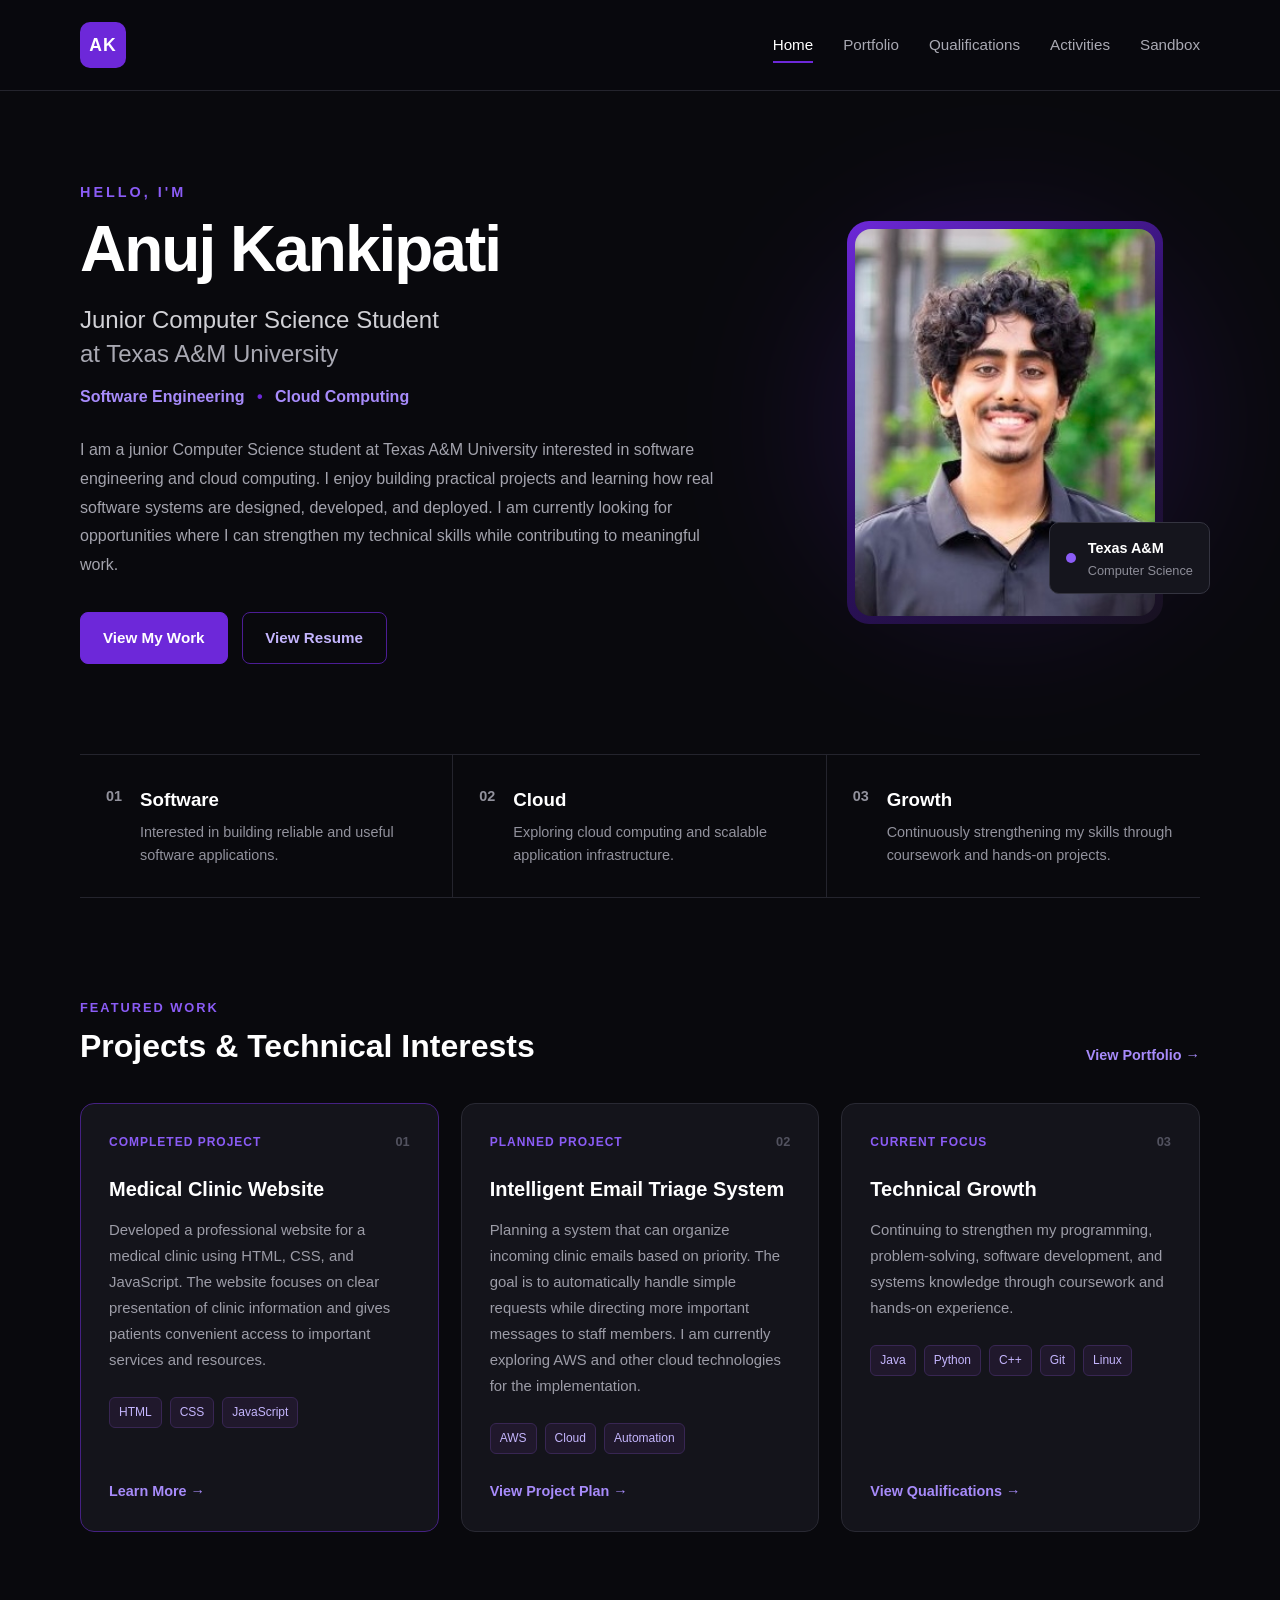
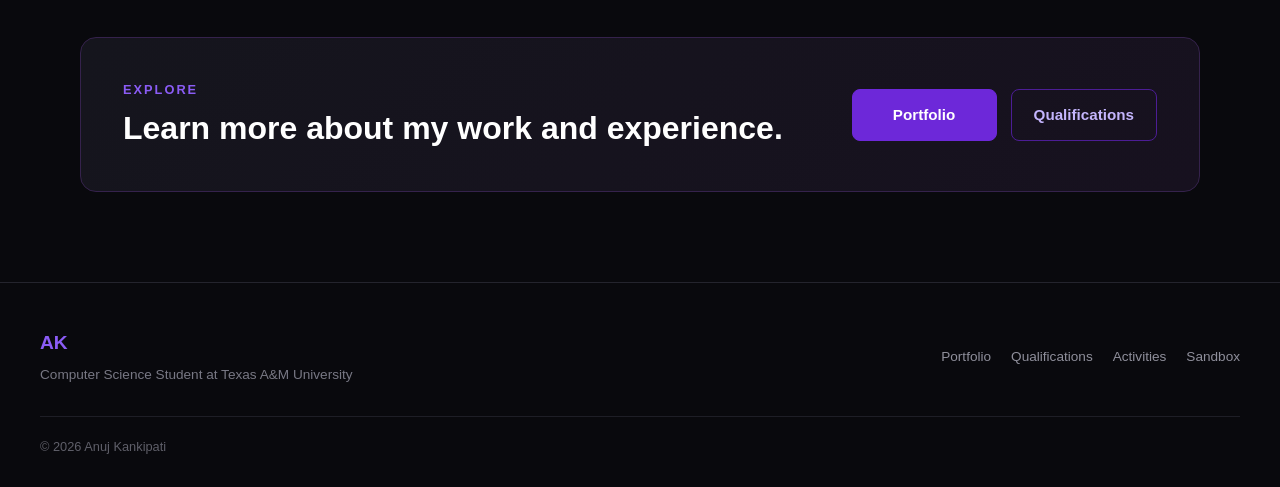
<file: index.html>
<!DOCTYPE html>
<html lang="en">

<head>
    <meta charset="UTF-8">
    <meta name="viewport" content="width=device-width, initial-scale=1.0">

    <title>Anuj Kankipati | Portfolio</title>

    <link rel="stylesheet" href="style1.css">
</head>

<body>

    <header class="site-header">

        <nav class="navbar">

            <a class="logo" href="index.html">
                AK
            </a>

            <div class="nav-links">
                <a class="active" href="index.html">Home</a>
                <a href="portfolio.html">Portfolio</a>
                <a href="qualifications.html">Qualifications</a>
                <a href="activities.html">Activities</a>
                <a href="sandbox.html">Sandbox</a>
            </div>

        </nav>

    </header>


    <main>

        <!-- HERO SECTION -->

        <section class="hero">

            <div class="hero-content">

                <p class="eyebrow">
                    Hello, I'm
                </p>

                <h1>
                    Anuj Kankipati
                </h1>

                <h2>
                    Junior Computer Science Student
                    <span>at Texas A&amp;M University</span>
                </h2>

                <p class="focus">
                    Software Engineering
                    <span class="dot">•</span>
                    Cloud Computing
                </p>

                <p class="hero-description">
                    I am a junior Computer Science student at Texas A&amp;M
                    University interested in software engineering and cloud
                    computing. I enjoy building practical projects and learning
                    how real software systems are designed, developed, and
                    deployed. I am currently looking for opportunities where
                    I can strengthen my technical skills while contributing to
                    meaningful work.
                </p>

                <div class="hero-buttons">

                    <a
                        class="button button-primary"
                        href="portfolio.html">
                        View My Work
                    </a>

                    <a
                        class="button button-secondary"
                        href="qualifications.html">
                        View Resume
                    </a>

                </div>

            </div>


            <div class="hero-visual">

                <div class="image-decoration"></div>

                <div class="image-frame">

                    <img
                        src="profile.jpg"
                        alt="Portrait of Anuj Kankipati"
                        class="profile-image">

                </div>

                <div class="student-badge">
                    <span class="badge-dot"></span>

                    <div>
                        <strong>Texas A&amp;M</strong>
                        <p>Computer Science</p>
                    </div>
                </div>

            </div>

        </section>



        <!-- QUICK INTRO -->

        <section class="about-strip">

            <div class="about-item">
                <p class="about-number">01</p>

                <div>
                    <h3>Software</h3>
                    <p>
                        Interested in building reliable and useful
                        software applications.
                    </p>
                </div>
            </div>


            <div class="about-item">
                <p class="about-number">02</p>

                <div>
                    <h3>Cloud</h3>
                    <p>
                        Exploring cloud computing and scalable
                        application infrastructure.
                    </p>
                </div>
            </div>


            <div class="about-item">
                <p class="about-number">03</p>

                <div>
                    <h3>Growth</h3>
                    <p>
                        Continuously strengthening my skills through
                        coursework and hands-on projects.
                    </p>
                </div>
            </div>

        </section>



        <!-- FEATURED WORK -->

        <section class="featured-work">

            <div class="section-heading">

                <div>
                    <p class="section-label">
                        Featured Work
                    </p>

                    <h2>
                        Projects &amp; Technical Interests
                    </h2>
                </div>

                <a
                    class="section-link"
                    href="portfolio.html">
                    View Portfolio →
                </a>

            </div>


            <div class="project-grid">

                <!-- CLINIC WEBSITE -->

                <article class="project-card featured-project">

                    <div class="project-top">

                        <p class="project-status">
                            Completed Project
                        </p>

                        <span class="project-number">
                            01
                        </span>

                    </div>

                    <h3>
                        Medical Clinic Website
                    </h3>

                    <p>
                        Developed a professional website for a medical clinic
                        using HTML, CSS, and JavaScript. The website focuses on
                        clear presentation of clinic information and gives
                        patients convenient access to important services and
                        resources.
                    </p>

                    <div class="technology-list">
                        <span>HTML</span>
                        <span>CSS</span>
                        <span>JavaScript</span>
                    </div>

                    <a
                        class="project-link"
                        href="portfolio.html">
                        Learn More →
                    </a>

                </article>



                <!-- EMAIL SYSTEM -->

                <article class="project-card">

                    <div class="project-top">

                        <p class="project-status">
                            Planned Project
                        </p>

                        <span class="project-number">
                            02
                        </span>

                    </div>

                    <h3>
                        Intelligent Email Triage System
                    </h3>

                    <p>
                        Planning a system that can organize incoming clinic
                        emails based on priority. The goal is to automatically
                        handle simple requests while directing more important
                        messages to staff members. I am currently exploring AWS
                        and other cloud technologies for the implementation.
                    </p>

                    <div class="technology-list">
                        <span>AWS</span>
                        <span>Cloud</span>
                        <span>Automation</span>
                    </div>

                    <a
                        class="project-link"
                        href="portfolio.html">
                        View Project Plan →
                    </a>

                </article>



                <!-- TECHNICAL FOCUS -->

                <article class="project-card">

                    <div class="project-top">

                        <p class="project-status">
                            Current Focus
                        </p>

                        <span class="project-number">
                            03
                        </span>

                    </div>

                    <h3>
                        Technical Growth
                    </h3>

                    <p>
                        Continuing to strengthen my programming,
                        problem-solving, software development, and systems
                        knowledge through coursework and hands-on experience.
                    </p>

                    <div class="technology-list">
                        <span>Java</span>
                        <span>Python</span>
                        <span>C++</span>
                        <span>Git</span>
                        <span>Linux</span>
                    </div>

                    <a
                        class="project-link"
                        href="qualifications.html">
                        View Qualifications →
                    </a>

                </article>

            </div>

        </section>



        <!-- CALL TO ACTION -->

        <section class="cta">

            <div>

                <p class="section-label">
                    Explore
                </p>

                <h2>
                    Learn more about my work and experience.
                </h2>

            </div>

            <div class="cta-buttons">

                <a
                    class="button button-primary"
                    href="portfolio.html">
                    Portfolio
                </a>

                <a
                    class="button button-secondary"
                    href="qualifications.html">
                    Qualifications
                </a>

            </div>

        </section>

    </main>



    <footer class="site-footer">

        <div class="footer-content">

            <div>
                <a
                    class="footer-logo"
                    href="index.html">
                    AK
                </a>

                <p>
                    Computer Science Student at Texas A&amp;M University
                </p>
            </div>

            <div class="footer-links">
                <a href="portfolio.html">Portfolio</a>
                <a href="qualifications.html">Qualifications</a>
                <a href="activities.html">Activities</a>
                <a href="sandbox.html">Sandbox</a>
            </div>

        </div>

        <p class="copyright">
            © 2026 Anuj Kankipati
        </p>

    </footer>

</body>

</html>
</file>
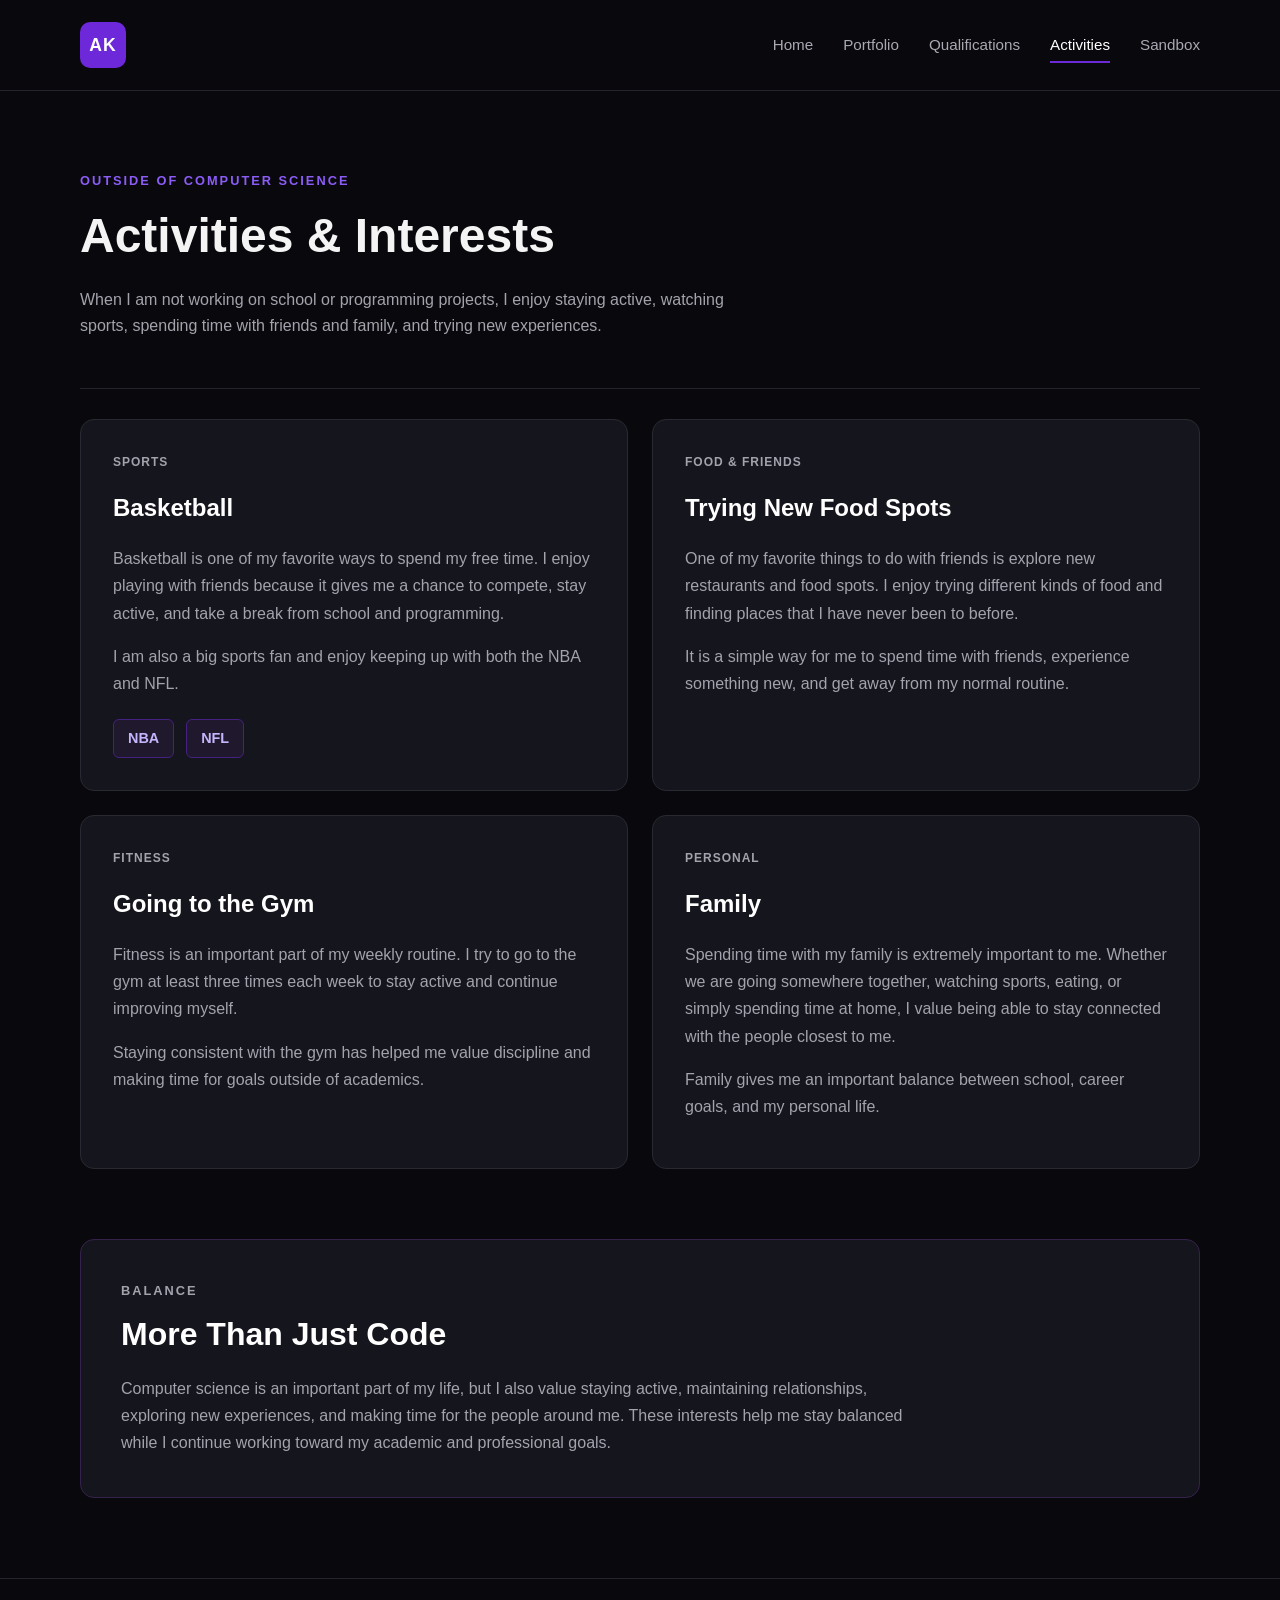
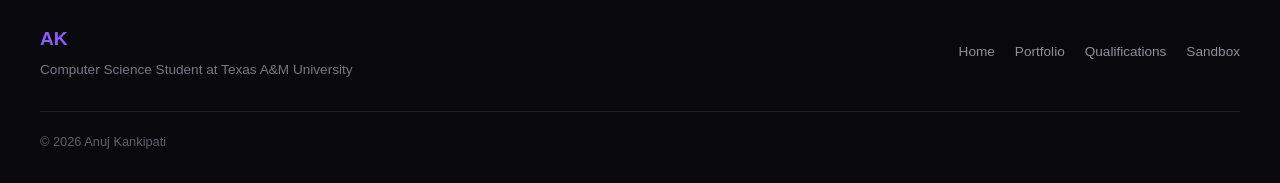
<file: activities.html>
<!DOCTYPE html>
<html lang="en">

<head>
    <meta charset="UTF-8">
    <meta name="viewport" content="width=device-width, initial-scale=1.0">

    <title>Activities | Anuj Kankipati</title>

    <link rel="stylesheet" href="style1.css">
</head>

<body>

    <header class="site-header">

        <nav class="navbar">

            <a class="logo" href="index.html">
                AK
            </a>

            <div class="nav-links">
                <a href="index.html">Home</a>
                <a href="portfolio.html">Portfolio</a>
                <a href="qualifications.html">Qualifications</a>
                <a class="active" href="activities.html">Activities</a>
                <a href="sandbox.html">Sandbox</a>
            </div>

        </nav>

    </header>


    <main>

        <section class="page-header">

            <p class="section-label">
                Outside of Computer Science
            </p>

            <h1>
                Activities &amp; Interests
            </h1>

            <p>
                When I am not working on school or programming projects,
                I enjoy staying active, watching sports, spending time with
                friends and family, and trying new experiences.
            </p>

        </section>


        <section class="activities-grid">

            <!-- BASKETBALL -->

            <article class="activity-card">

                <p class="project-status">
                    Sports
                </p>

                <h2>
                    Basketball
                </h2>

                <p>
                    Basketball is one of my favorite ways to spend my free
                    time. I enjoy playing with friends because it gives me
                    a chance to compete, stay active, and take a break from
                    school and programming.
                </p>

                <p>
                    I am also a big sports fan and enjoy keeping up with
                    both the NBA and NFL.
                </p>

                <div class="activity-links">
                    <a href="https://www.nba.com"
                       target="_blank"
                       rel="noopener noreferrer">
                        NBA
                    </a>

                    <a href="https://www.nfl.com"
                       target="_blank"
                       rel="noopener noreferrer">
                        NFL
                    </a>
                </div>

            </article>


            <!-- FOOD -->

            <article class="activity-card">

                <p class="project-status">
                    Food &amp; Friends
                </p>

                <h2>
                    Trying New Food Spots
                </h2>

                <p>
                    One of my favorite things to do with friends is explore
                    new restaurants and food spots. I enjoy trying different
                    kinds of food and finding places that I have never been
                    to before.
                </p>

                <p>
                    It is a simple way for me to spend time with friends,
                    experience something new, and get away from my normal
                    routine.
                </p>

            </article>


            <!-- FITNESS -->

            <article class="activity-card">

                <p class="project-status">
                    Fitness
                </p>

                <h2>
                    Going to the Gym
                </h2>

                <p>
                    Fitness is an important part of my weekly routine. I try
                    to go to the gym at least three times each week to stay
                    active and continue improving myself.
                </p>

                <p>
                    Staying consistent with the gym has helped me value
                    discipline and making time for goals outside of academics.
                </p>

            </article>


            <!-- FAMILY -->

            <article class="activity-card">

                <p class="project-status">
                    Personal
                </p>

                <h2>
                    Family
                </h2>

                <p>
                    Spending time with my family is extremely important to me.
                    Whether we are going somewhere together, watching sports,
                    eating, or simply spending time at home, I value being able
                    to stay connected with the people closest to me.
                </p>

                <p>
                    Family gives me an important balance between school,
                    career goals, and my personal life.
                </p>

            </article>

        </section>


        <section class="activities-footer">

            <p class="section-label">
                Balance
            </p>

            <h2>
                More Than Just Code
            </h2>

            <p>
                Computer science is an important part of my life, but I also
                value staying active, maintaining relationships, exploring
                new experiences, and making time for the people around me.
                These interests help me stay balanced while I continue working
                toward my academic and professional goals.
            </p>

        </section>

    </main>


    <footer class="site-footer">

        <div class="footer-content">

            <div>

                <a class="footer-logo" href="index.html">
                    AK
                </a>

                <p>
                    Computer Science Student at Texas A&amp;M University
                </p>

            </div>

            <div class="footer-links">
                <a href="index.html">Home</a>
                <a href="portfolio.html">Portfolio</a>
                <a href="qualifications.html">Qualifications</a>
                <a href="sandbox.html">Sandbox</a>
            </div>

        </div>

        <p class="copyright">
            © 2026 Anuj Kankipati
        </p>

    </footer>

</body>

</html>
</file>
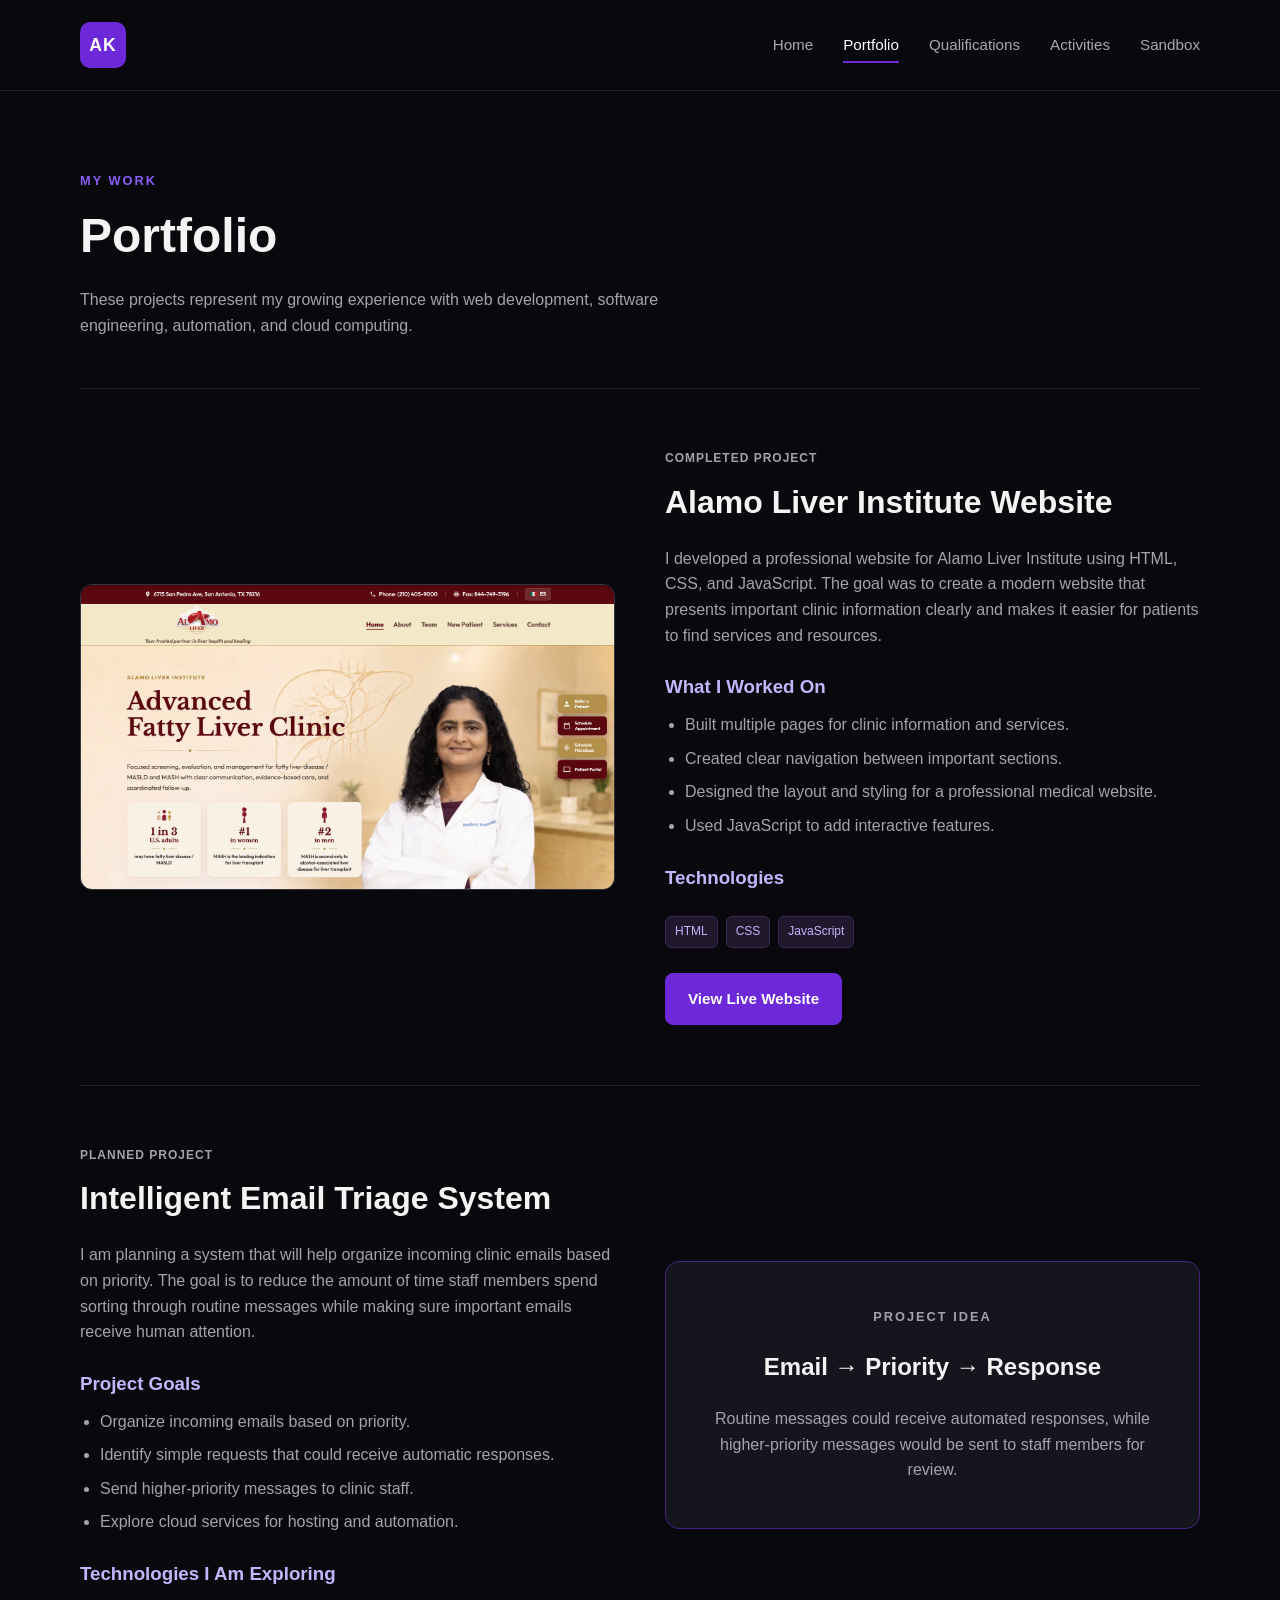
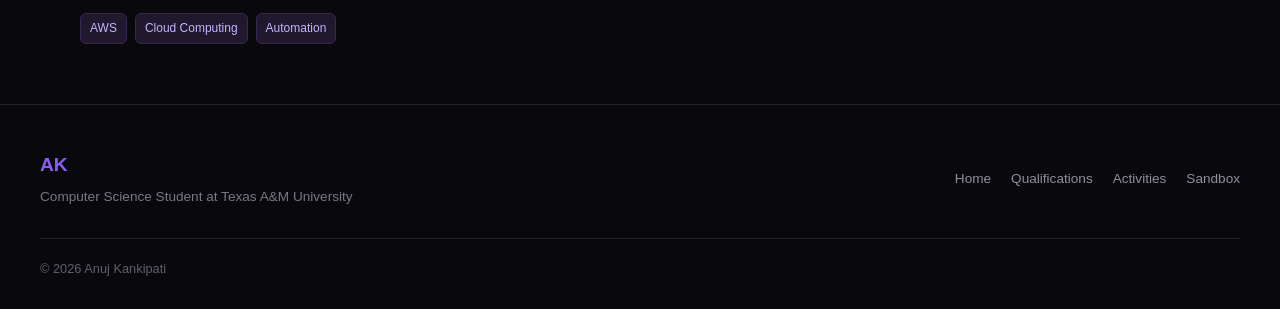
<file: portfolio.html>
<!DOCTYPE html>
<html lang="en">

<head>
    <meta charset="UTF-8">
    <meta name="viewport" content="width=device-width, initial-scale=1.0">

    <title>Portfolio | Anuj Kankipati</title>

    <link rel="stylesheet" href="style1.css">
</head>

<body>

    <header class="site-header">

        <nav class="navbar">

            <a class="logo" href="index.html">
                AK
            </a>

            <div class="nav-links">
                <a href="index.html">Home</a>
                <a class="active" href="portfolio.html">Portfolio</a>
                <a href="qualifications.html">Qualifications</a>
                <a href="activities.html">Activities</a>
                <a href="sandbox.html">Sandbox</a>
            </div>

        </nav>

    </header>


    <main>

        <section class="page-header">

            <p class="section-label">
                My Work
            </p>

            <h1>
                Portfolio
            </h1>

            <p>
                These projects represent my growing experience with
                web development, software engineering, automation,
                and cloud computing.
            </p>

        </section>


        <!-- CLINIC WEBSITE -->

        <section class="portfolio-project">

            <div class="project-image-container">

                <img
                    src="clinic-website.jpg"
                    alt="Screenshot of the Alamo Liver Institute website"
                    class="portfolio-image">

            </div>


            <div class="portfolio-project-info">

                <p class="project-status">
                    Completed Project
                </p>

                <h2>
                    Alamo Liver Institute Website
                </h2>

                <p>
                    I developed a professional website for Alamo Liver
                    Institute using HTML, CSS, and JavaScript. The goal
                    was to create a modern website that presents important
                    clinic information clearly and makes it easier for
                    patients to find services and resources.
                </p>

                <h3>
                    What I Worked On
                </h3>

                <ul>
                    <li>
                        Built multiple pages for clinic information and services.
                    </li>

                    <li>
                        Created clear navigation between important sections.
                    </li>

                    <li>
                        Designed the layout and styling for a professional
                        medical website.
                    </li>

                    <li>
                        Used JavaScript to add interactive features.
                    </li>
                </ul>

                <h3>
                    Technologies
                </h3>

                <div class="technology-list">
                    <span>HTML</span>
                    <span>CSS</span>
                    <span>JavaScript</span>
                </div>

                <a
                    class="button button-primary portfolio-button"
                    href="https://alamoliver.com"
                    target="_blank"
                    rel="noopener noreferrer">
                    View Live Website
                </a>

            </div>

        </section>



        <!-- EMAIL TRIAGE PROJECT -->

        <section class="portfolio-project">

            <div class="portfolio-project-info">

                <p class="project-status">
                    Planned Project
                </p>

                <h2>
                    Intelligent Email Triage System
                </h2>

                <p>
                    I am planning a system that will help organize incoming
                    clinic emails based on priority. The goal is to reduce
                    the amount of time staff members spend sorting through
                    routine messages while making sure important emails
                    receive human attention.
                </p>

                <h3>
                    Project Goals
                </h3>

                <ul>
                    <li>
                        Organize incoming emails based on priority.
                    </li>

                    <li>
                        Identify simple requests that could receive
                        automatic responses.
                    </li>

                    <li>
                        Send higher-priority messages to clinic staff.
                    </li>

                    <li>
                        Explore cloud services for hosting and automation.
                    </li>
                </ul>

                <h3>
                    Technologies I Am Exploring
                </h3>

                <div class="technology-list">
                    <span>AWS</span>
                    <span>Cloud Computing</span>
                    <span>Automation</span>
                </div>

            </div>


            <div class="planned-project-box">

                <p class="planned-label">
                    PROJECT IDEA
                </p>

                <h3>
                    Email → Priority → Response
                </h3>

                <p>
                    Routine messages could receive automated responses,
                    while higher-priority messages would be sent to staff
                    members for review.
                </p>

            </div>

        </section>

    </main>


    <footer class="site-footer">

        <div class="footer-content">

            <div>

                <a class="footer-logo" href="index.html">
                    AK
                </a>

                <p>
                    Computer Science Student at Texas A&amp;M University
                </p>

            </div>

            <div class="footer-links">
                <a href="index.html">Home</a>
                <a href="qualifications.html">Qualifications</a>
                <a href="activities.html">Activities</a>
                <a href="sandbox.html">Sandbox</a>
            </div>

        </div>

        <p class="copyright">
            © 2026 Anuj Kankipati
        </p>

    </footer>

</body>

</html>
</file>
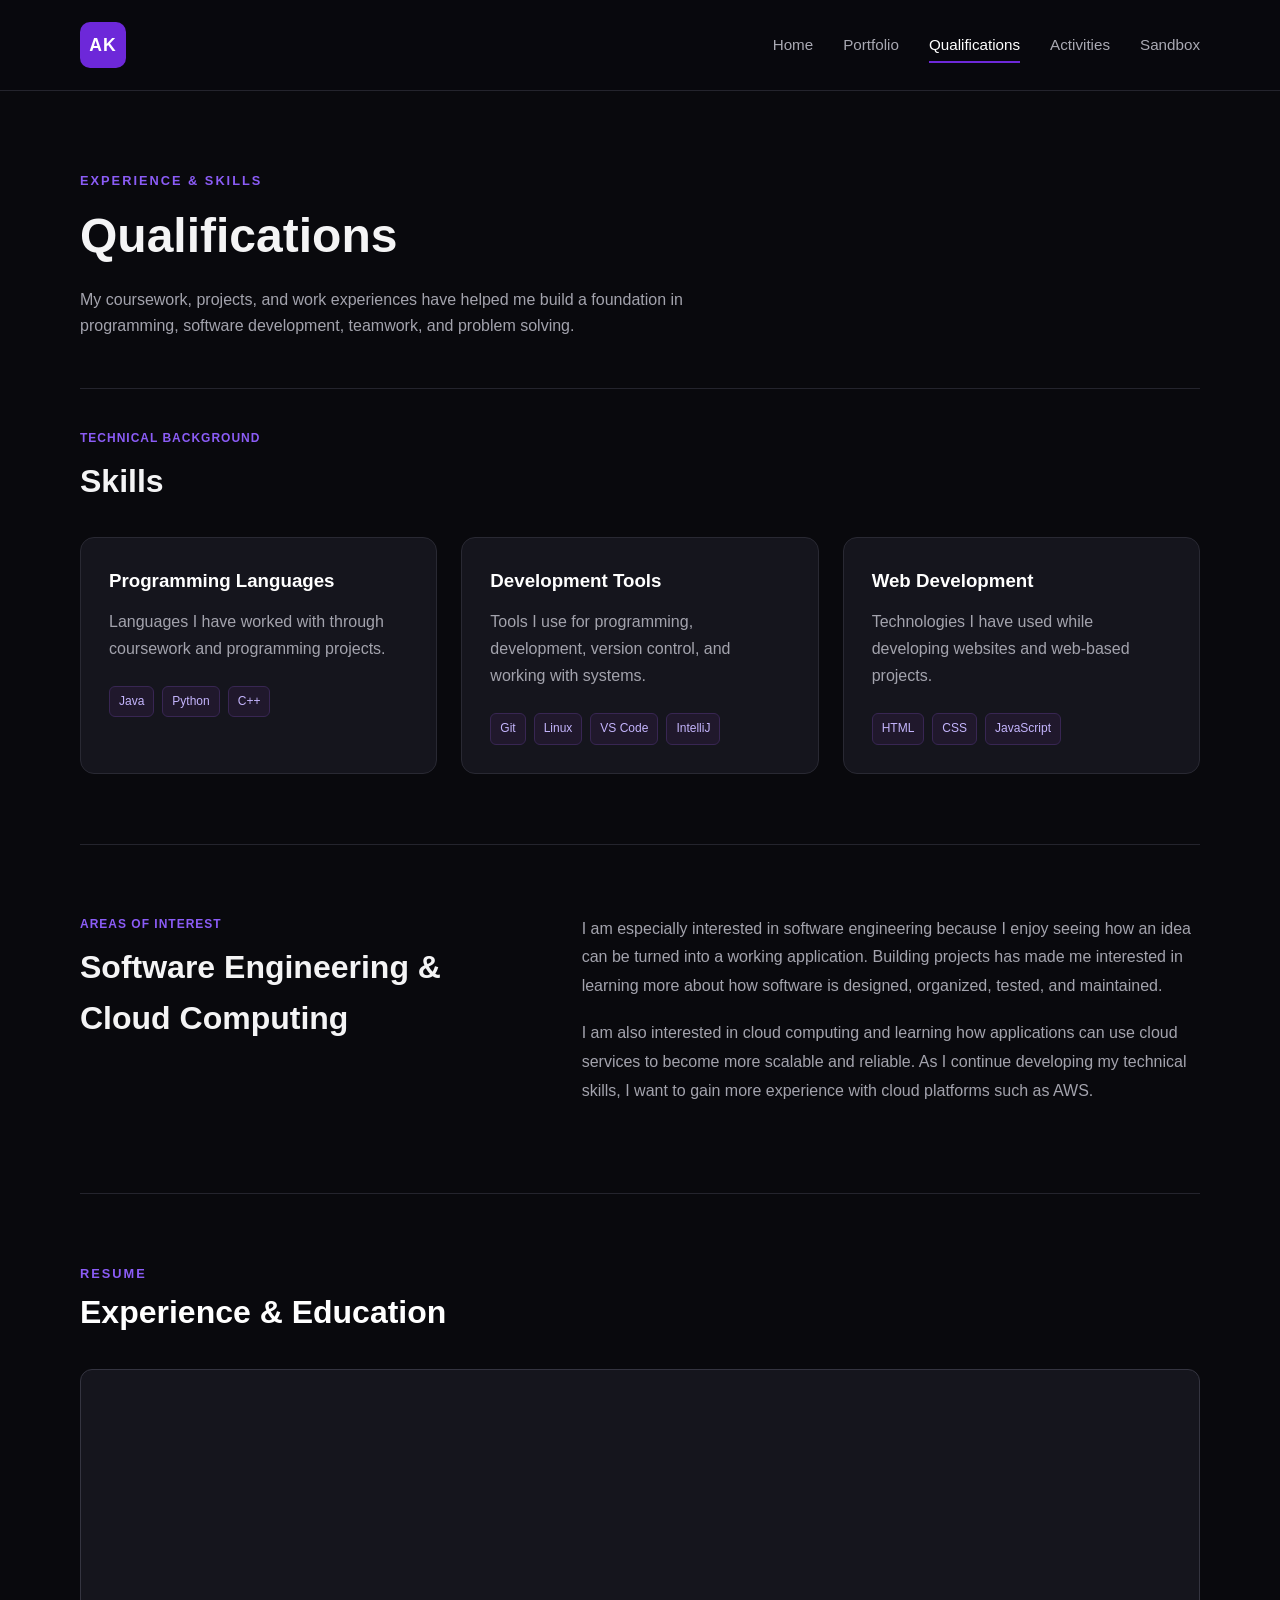
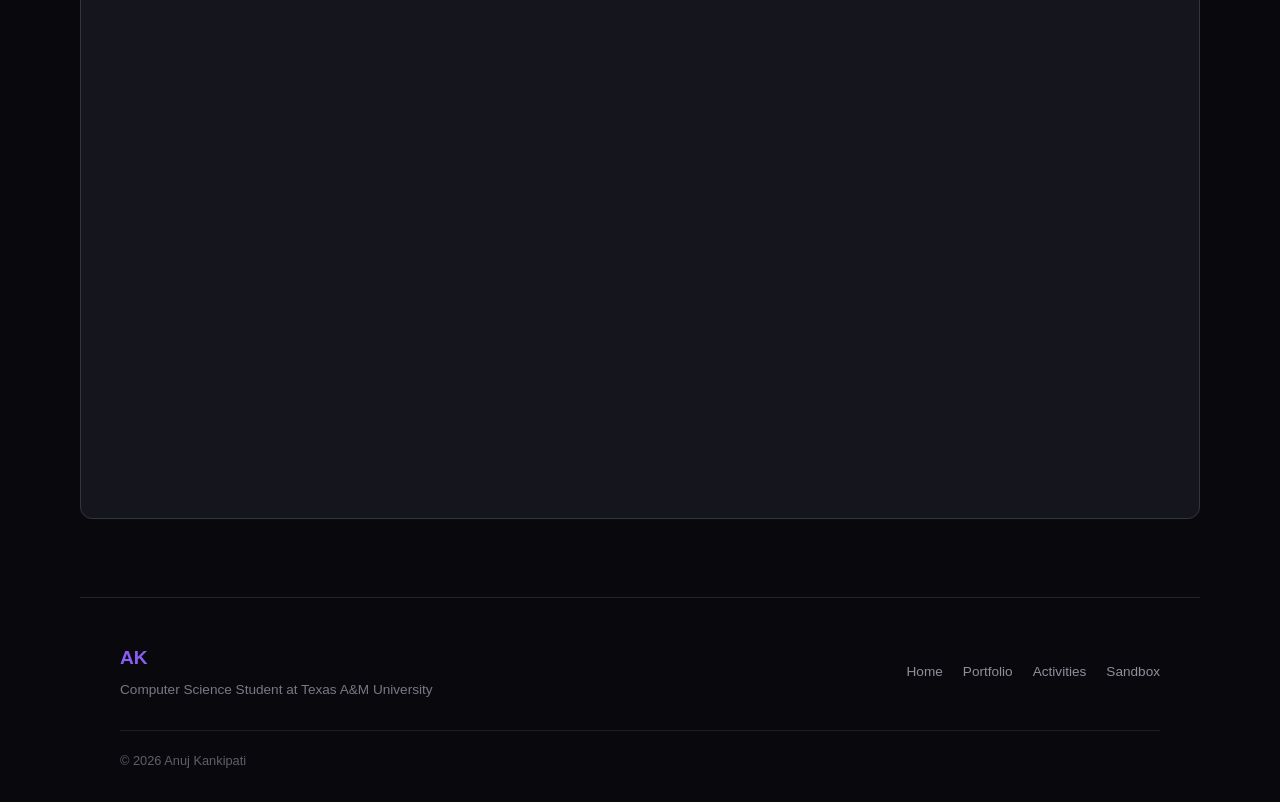
<file: qualifications.html>
<!DOCTYPE html>
<html lang="en">

<head>
    <meta charset="UTF-8">
    <meta name="viewport" content="width=device-width, initial-scale=1.0">

    <title>Qualifications | Anuj Kankipati</title>

    <link rel="stylesheet" href="style1.css">
</head>

<body>

    <header class="site-header">

        <nav class="navbar">

            <a class="logo" href="index.html">
                AK
            </a>

            <div class="nav-links">
                <a href="index.html">Home</a>
                <a href="portfolio.html">Portfolio</a>
                <a class="active" href="qualifications.html">Qualifications</a>
                <a href="activities.html">Activities</a>
                <a href="sandbox.html">Sandbox</a>
            </div>

        </nav>

    </header>


    <main>

        <!-- PAGE HEADER -->

        <section class="page-header">

            <p class="section-label">
                Experience &amp; Skills
            </p>

            <h1>
                Qualifications
            </h1>

            <p>
                My coursework, projects, and work experiences have helped
                me build a foundation in programming, software development,
                teamwork, and problem solving.
            </p>

        </section>


        <!-- TECHNICAL SKILLS -->

        <section class="qualifications-section">

            <div class="qualifications-heading">

                <p class="project-status">
                    Technical Background
                </p>

                <h2>
                    Skills
                </h2>

            </div>


            <div class="skills-grid">

                <article class="skill-card">

                    <h3>
                        Programming Languages
                    </h3>

                    <p>
                        Languages I have worked with through coursework
                        and programming projects.
                    </p>

                    <div class="technology-list">
                        <span>Java</span>
                        <span>Python</span>
                        <span>C++</span>
                    </div>

                </article>


                <article class="skill-card">

                    <h3>
                        Development Tools
                    </h3>

                    <p>
                        Tools I use for programming, development,
                        version control, and working with systems.
                    </p>

                    <div class="technology-list">
                        <span>Git</span>
                        <span>Linux</span>
                        <span>VS Code</span>
                        <span>IntelliJ</span>
                    </div>

                </article>


                <article class="skill-card">

                    <h3>
                        Web Development
                    </h3>

                    <p>
                        Technologies I have used while developing
                        websites and web-based projects.
                    </p>

                    <div class="technology-list">
                        <span>HTML</span>
                        <span>CSS</span>
                        <span>JavaScript</span>
                    </div>

                </article>

            </div>

        </section>


        <!-- TECHNICAL INTERESTS -->

        <section class="technical-interests">

            <div>

                <p class="project-status">
                    Areas of Interest
                </p>

                <h2>
                    Software Engineering &amp; Cloud Computing
                </h2>

            </div>


            <div class="interest-description">

                <p>
                    I am especially interested in software engineering because
                    I enjoy seeing how an idea can be turned into a working
                    application. Building projects has made me interested in
                    learning more about how software is designed, organized,
                    tested, and maintained.
                </p>

                <p>
                    I am also interested in cloud computing and learning how
                    applications can use cloud services to become more scalable
                    and reliable. As I continue developing my technical skills,
                    I want to gain more experience with cloud platforms such
                    as AWS.
                </p>

            </div>

        </section>


        <!-- RESUME -->

        <section class="resume-section">

            <div class="section-heading">

                <div>

                    <p class="section-label">
                        Resume
                    </p>

                    <h2>
                        Experience &amp; Education
                    </h2>

                </div>

            </div>


            <div class="resume-container">

                <iframe
                    src="https://drive.google.com/file/d/1SpOJKwAjMXfsw9YTiiacpl7IRBrWfB3e/preview"
                    title="Anuj Kankipati Resume"
                    class="resume-frame">
                </iframe>

            </div>

        </section>


    <footer class="site-footer">

        <div class="footer-content">

            <div>

                <a class="footer-logo" href="index.html">
                    AK
                </a>

                <p>
                    Computer Science Student at Texas A&amp;M University
                </p>

            </div>

            <div class="footer-links">
                <a href="index.html">Home</a>
                <a href="portfolio.html">Portfolio</a>
                <a href="activities.html">Activities</a>
                <a href="sandbox.html">Sandbox</a>
            </div>

        </div>

        <p class="copyright">
            © 2026 Anuj Kankipati
        </p>

    </footer>

</body>

</html>
</file>
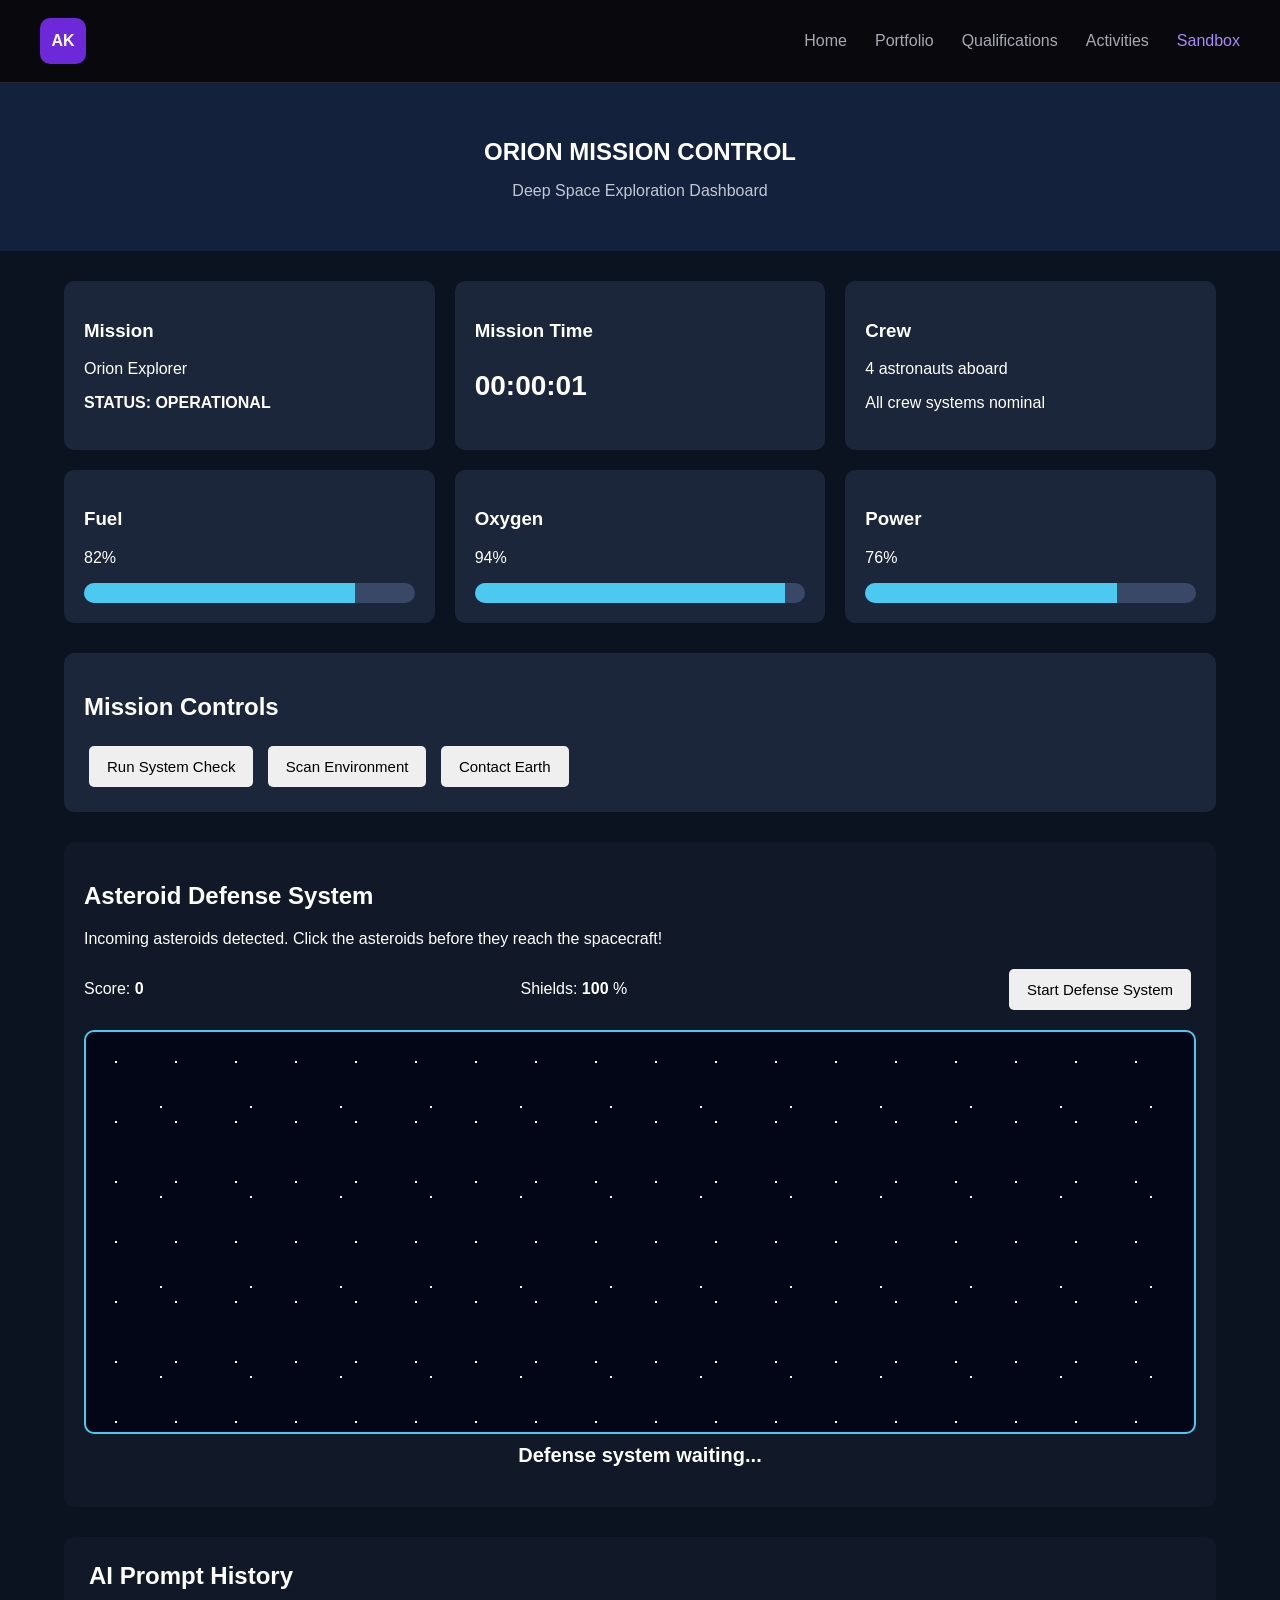
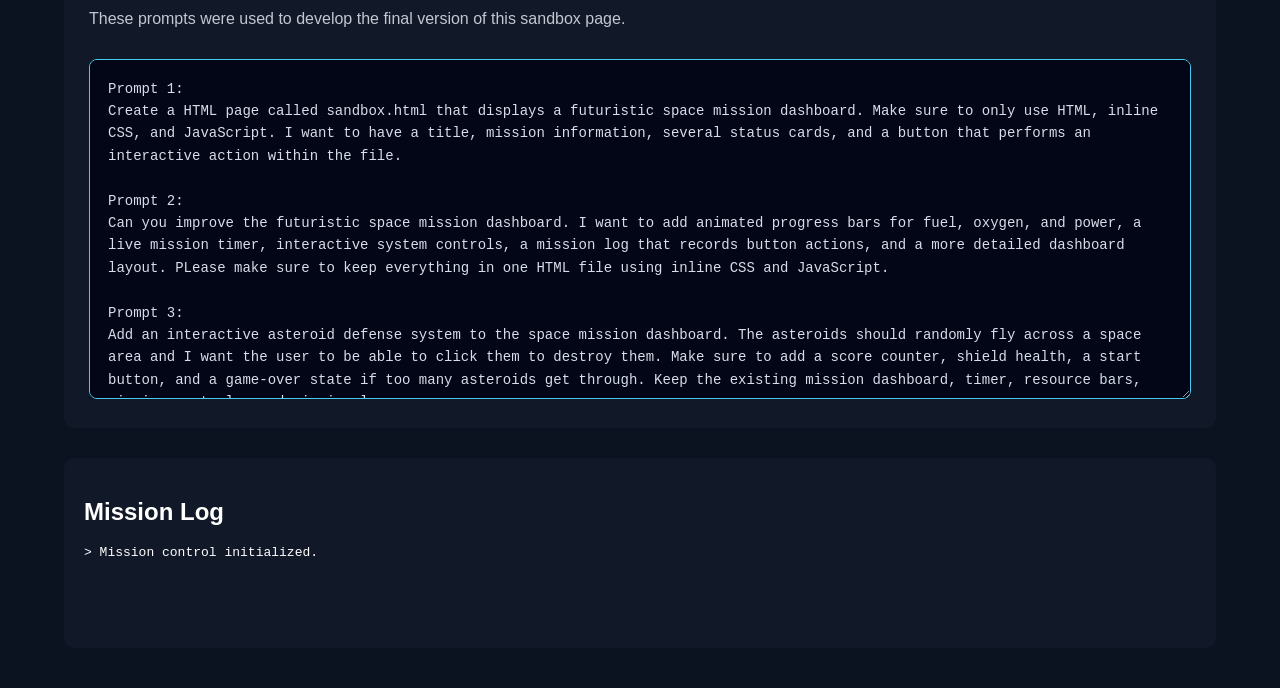
<file: sandbox.html>
<!DOCTYPE html>
<html lang="en">

<head>
    <meta charset="UTF-8">
    <meta name="viewport" content="width=device-width, initial-scale=1.0">

    <title>Mission Control | Anuj Kankipati</title>

    <style>

        /* -----------------------------------
           PAGE
        ----------------------------------- */

        body {
            margin: 0;
            font-family: Arial, sans-serif;
            background-color: #0b1320;
            color: white;
        }

        main {
            width: 90%;
            max-width: 1200px;
            margin: 30px auto;
        }


        /* -----------------------------------
           NAVIGATION
        ----------------------------------- */

        .sandbox-header {
            background-color: #09090d;

            border-bottom: 1px solid #24242d;

            position: sticky;
            top: 0;

            z-index: 1000;
        }

        .sandbox-navbar {
            max-width: 1200px;

            margin: 0 auto;

            padding: 18px 40px;

            display: flex;

            align-items: center;

            justify-content: space-between;
        }

        .sandbox-logo {
            width: 46px;
            height: 46px;

            display: flex;

            align-items: center;
            justify-content: center;

            background-color: #6d28d9;

            color: white;

            border-radius: 10px;

            text-decoration: none;

            font-weight: bold;
        }

        .sandbox-nav-links {
            display: flex;

            gap: 28px;
        }

        .sandbox-nav-links a {
            color: #a9a9b3;

            text-decoration: none;

            transition: color 0.2s ease;
        }

        .sandbox-nav-links a:hover,
        .sandbox-nav-links .active {
            color: #a78bfa;
        }


        /* -----------------------------------
           MISSION HEADER
        ----------------------------------- */

        .mission-header {
            text-align: center;

            padding: 35px;

            background-color: #14213d;
        }

        .mission-header h1 {
            margin-bottom: 8px;
        }

        .mission-header p {
            color: #c3c7d1;
        }


        /* -----------------------------------
           DASHBOARD
        ----------------------------------- */

        .dashboard {
            display: grid;

            grid-template-columns: repeat(3, 1fr);

            gap: 20px;
        }

        .card {
            background-color: #1b263b;

            padding: 20px;

            border-radius: 10px;
        }

        .progress-container {
            background-color: #394867;

            height: 20px;

            border-radius: 10px;

            overflow: hidden;
        }

        .progress-bar {
            height: 100%;

            width: 0;

            background-color: #4cc9f0;

            transition: width 1.5s;
        }

        #timer {
            font-size: 28px;

            font-weight: bold;
        }


        /* -----------------------------------
           MISSION CONTROLS
        ----------------------------------- */

        .controls {
            margin-top: 30px;

            padding: 20px;

            background-color: #1b263b;

            border-radius: 10px;
        }

        button {
            padding: 12px 18px;

            margin: 5px;

            border: none;

            border-radius: 5px;

            cursor: pointer;

            font-size: 15px;
        }

        button:hover {
            background-color: #cbd5e1;
        }


        /* -----------------------------------
           ASTEROID GAME
        ----------------------------------- */

        .asteroid-section {
            margin-top: 30px;

            background-color: #111827;

            padding: 20px;

            border-radius: 10px;
        }

        .game-info {
            display: flex;

            justify-content: space-between;

            flex-wrap: wrap;

            gap: 10px;

            margin-bottom: 15px;
        }

        .space-field {
            position: relative;

            height: 400px;

            overflow: hidden;

            border: 2px solid #4cc9f0;

            border-radius: 10px;

            background:
                radial-gradient(white 1px, transparent 1px),
                radial-gradient(white 1px, transparent 1px),
                #020617;

            background-size:
                60px 60px,
                90px 90px;

            background-position:
                0 0,
                30px 30px;
        }

        .asteroid {
            position: absolute;

            width: 55px;
            height: 55px;

            border-radius: 50%;

            background:
                radial-gradient(
                    circle at 30% 30%,
                    #b08968,
                    #7f5539,
                    #3f2d20
                );

            border: 3px solid #6f4e37;

            cursor: crosshair;

            animation-name: asteroidMove;

            animation-timing-function: linear;

            animation-fill-mode: forwards;

            box-shadow:
                inset -8px -8px 10px rgba(0, 0, 0, 0.4),
                0 0 10px rgba(255, 255, 255, 0.2);
        }

        .asteroid:hover {
            border-color: red;
        }

        @keyframes asteroidMove {

            from {
                left: -80px;

                transform: rotate(0deg);
            }

            to {
                left: calc(100% + 80px);

                transform: rotate(720deg);
            }

        }

        #gameMessage {
            text-align: center;

            font-size: 20px;

            font-weight: bold;

            margin-top: 10px;
        }


        /* -----------------------------------
           AI PROMPT HISTORY
        ----------------------------------- */

        .prompt-section {
            margin-top: 30px;

            background-color: #111827;

            padding: 25px;

            border-radius: 10px;
        }

        .prompt-section h2 {
            margin-top: 0;
        }

        .prompt-section > p {
            color: #c3c7d1;
        }

        .prompt-box {
            width: 100%;

            height: 340px;

            box-sizing: border-box;

            margin-top: 15px;

            padding: 18px;

            background-color: #020617;

            color: #d8dee9;

            border: 1px solid #4cc9f0;

            border-radius: 8px;

            font-family: monospace;

            font-size: 14px;

            line-height: 1.6;

            resize: vertical;
        }


        /* -----------------------------------
           MISSION LOG
        ----------------------------------- */

        .mission-log {
            margin-top: 30px;

            margin-bottom: 40px;

            background-color: #111827;

            padding: 20px;

            border-radius: 10px;

            min-height: 150px;
        }

        .mission-log p {
            font-family: monospace;

            margin: 6px 0;
        }


        /* -----------------------------------
           RESPONSIVE
        ----------------------------------- */

        @media (max-width: 800px) {

            .sandbox-navbar {
                flex-direction: column;

                gap: 15px;
            }

            .sandbox-nav-links {
                flex-wrap: wrap;

                justify-content: center;

                gap: 15px;
            }

            .dashboard {
                grid-template-columns: 1fr;
            }

        }

    </style>
</head>


<body>

    <!-- NAVIGATION -->

    <header class="sandbox-header">

        <nav class="sandbox-navbar">

            <a
                class="sandbox-logo"
                href="index.html">
                AK
            </a>

            <div class="sandbox-nav-links">

                <a href="index.html">
                    Home
                </a>

                <a href="portfolio.html">
                    Portfolio
                </a>

                <a href="qualifications.html">
                    Qualifications
                </a>

                <a href="activities.html">
                    Activities
                </a>

                <a
                    class="active"
                    href="sandbox.html">
                    Sandbox
                </a>

            </div>

        </nav>

    </header>


    <!-- MISSION TITLE -->

    <section class="mission-header">

        <h1>
            ORION MISSION CONTROL
        </h1>

        <p>
            Deep Space Exploration Dashboard
        </p>

    </section>


    <main>

        <!-- MISSION DASHBOARD -->

        <div class="dashboard">

            <div class="card">

                <h3>
                    Mission
                </h3>

                <p>
                    Orion Explorer
                </p>

                <p>
                    <strong>
                        STATUS: OPERATIONAL
                    </strong>
                </p>

            </div>


            <div class="card">

                <h3>
                    Mission Time
                </h3>

                <p id="timer">
                    00:00:00
                </p>

            </div>


            <div class="card">

                <h3>
                    Crew
                </h3>

                <p>
                    4 astronauts aboard
                </p>

                <p>
                    All crew systems nominal
                </p>

            </div>


            <div class="card">

                <h3>
                    Fuel
                </h3>

                <p>
                    82%
                </p>

                <div class="progress-container">

                    <div
                        class="progress-bar"
                        id="fuelBar">
                    </div>

                </div>

            </div>


            <div class="card">

                <h3>
                    Oxygen
                </h3>

                <p>
                    94%
                </p>

                <div class="progress-container">

                    <div
                        class="progress-bar"
                        id="oxygenBar">
                    </div>

                </div>

            </div>


            <div class="card">

                <h3>
                    Power
                </h3>

                <p>
                    76%
                </p>

                <div class="progress-container">

                    <div
                        class="progress-bar"
                        id="powerBar">
                    </div>

                </div>

            </div>

        </div>


        <!-- MISSION CONTROLS -->

        <section class="controls">

            <h2>
                Mission Controls
            </h2>

            <button onclick="runSystemCheck()">
                Run System Check
            </button>

            <button onclick="scanEnvironment()">
                Scan Environment
            </button>

            <button onclick="contactEarth()">
                Contact Earth
            </button>

        </section>


        <!-- ASTEROID DEFENSE GAME -->

        <section class="asteroid-section">

            <h2>
                Asteroid Defense System
            </h2>

            <p>
                Incoming asteroids detected.
                Click the asteroids before they reach the spacecraft!
            </p>


            <div class="game-info">

                <p>
                    Score:
                    <strong id="score">
                        0
                    </strong>
                </p>

                <p>
                    Shields:
                    <strong id="shields">
                        100
                    </strong>%
                </p>

                <button onclick="startGame()">
                    Start Defense System
                </button>

            </div>


            <div
                class="space-field"
                id="spaceField">
            </div>


            <p id="gameMessage">
                Defense system waiting...
            </p>

        </section>


        <!-- AI PROMPT HISTORY -->

        <section class="prompt-section">

            <h2>
                AI Prompt History
            </h2>

            <p>
                These prompts were used to develop the final version
                of this sandbox page.
            </p>

            <textarea
                class="prompt-box"
                readonly>
Prompt 1:
Create a HTML page called sandbox.html that displays a futuristic space mission dashboard. Make sure to only use HTML, inline CSS, and JavaScript. I want to have a title, mission information, several status cards, and a button that performs an interactive action within the file.

Prompt 2:
Can you improve the futuristic space mission dashboard. I want to add animated progress bars for fuel, oxygen, and power, a live mission timer, interactive system controls, a mission log that records button actions, and a more detailed dashboard layout. PLease make sure to keep everything in one HTML file using inline CSS and JavaScript.

Prompt 3:
Add an interactive asteroid defense system to the space mission dashboard. The asteroids should randomly fly across a space area and I want the user to be able to click them to destroy them. Make sure to add a score counter, shield health, a start button, and a game-over state if too many asteroids get through. Keep the existing mission dashboard, timer, resource bars, mission controls, and mission log.
            </textarea>

        </section>


        <!-- MISSION LOG -->

        <section class="mission-log">

            <h2>
                Mission Log
            </h2>

            <div id="log">

                <p>
                    &gt; Mission control initialized.
                </p>

            </div>

        </section>

    </main>


    <script>

        /* -----------------------------------
           MISSION TIMER
        ----------------------------------- */

        let seconds = 0;


        function updateTimer() {

            seconds++;


            const hours =
                Math.floor(seconds / 3600);


            const minutes =
                Math.floor((seconds % 3600) / 60);


            const secs =
                seconds % 60;


            document.getElementById("timer").textContent =

                String(hours).padStart(2, "0")
                + ":"
                + String(minutes).padStart(2, "0")
                + ":"
                + String(secs).padStart(2, "0");

        }


        setInterval(updateTimer, 1000);



        /* -----------------------------------
           MISSION LOG
        ----------------------------------- */

        function addLog(message) {

            const log =
                document.getElementById("log");


            const entry =
                document.createElement("p");


            entry.textContent =
                "> " + message;


            log.appendChild(entry);

        }



        function runSystemCheck() {

            addLog(
                "Running spacecraft diagnostic..."
            );


            setTimeout(function() {

                addLog(
                    "System check complete. All systems operational."
                );

            }, 1000);

        }



        function scanEnvironment() {

            addLog(
                "Scanning surrounding space..."
            );


            setTimeout(function() {

                addLog(
                    "WARNING: Asteroid activity detected."
                );

            }, 1000);

        }



        function contactEarth() {

            addLog(
                "Attempting communication with Earth..."
            );


            setTimeout(function() {

                addLog(
                    "Communication established."
                );

            }, 1000);

        }



        /* -----------------------------------
           ASTEROID GAME
        ----------------------------------- */

        let score = 0;

        let shields = 100;

        let gameRunning = false;

        let asteroidSpawner;



        function startGame() {

            if (gameRunning) {
                return;
            }


            score = 0;

            shields = 100;

            gameRunning = true;


            document.getElementById("score").textContent =
                score;


            document.getElementById("shields").textContent =
                shields;


            document.getElementById("gameMessage").textContent =
                "ASTEROIDS INCOMING!";


            addLog(
                "Asteroid defense system activated."
            );


            asteroidSpawner =
                setInterval(createAsteroid, 1000);

        }



        function createAsteroid() {

            if (!gameRunning) {
                return;
            }


            const field =
                document.getElementById("spaceField");


            const asteroid =
                document.createElement("div");


            asteroid.className =
                "asteroid";


            const size =
                Math.floor(Math.random() * 35) + 35;


            asteroid.style.width =
                size + "px";


            asteroid.style.height =
                size + "px";


            const maxTop =
                field.clientHeight - size;


            asteroid.style.top =
                Math.random() * maxTop + "px";


            const speed =
                Math.random() * 4 + 4;


            asteroid.style.animationDuration =
                speed + "s";


            asteroid.onclick =
                function() {

                    destroyAsteroid(
                        asteroid
                    );

                };


            asteroid.addEventListener(
                "animationend",

                function() {

                    asteroidMissed(
                        asteroid
                    );

                }
            );


            field.appendChild(
                asteroid
            );

        }



        function destroyAsteroid(asteroid) {

            if (!gameRunning) {
                return;
            }


            score += 10;


            document.getElementById("score").textContent =
                score;


            asteroid.remove();


            addLog(
                "Asteroid destroyed. Score: " + score
            );

        }



        function asteroidMissed(asteroid) {

            if (!document.body.contains(asteroid)) {
                return;
            }


            asteroid.remove();


            shields -= 10;


            if (shields < 0) {
                shields = 0;
            }


            document.getElementById("shields").textContent =
                shields;


            addLog(
                "Asteroid impact! Shields at "
                + shields
                + "%."
            );


            if (shields <= 0) {

                endGame();

            }

        }



        function endGame() {

            gameRunning = false;


            clearInterval(
                asteroidSpawner
            );


            document.getElementById("gameMessage").textContent =

                "MISSION FAILED — FINAL SCORE: "
                + score;


            addLog(
                "Shield failure. Asteroid defense system offline."
            );


            const asteroids =
                document.querySelectorAll(".asteroid");


            asteroids.forEach(function(asteroid) {

                asteroid.remove();

            });

        }



        /* -----------------------------------
           PAGE STARTUP
        ----------------------------------- */

        window.onload = function() {

            document.getElementById("fuelBar")
                .style.width = "82%";


            document.getElementById("oxygenBar")
                .style.width = "94%";


            document.getElementById("powerBar")
                .style.width = "76%";

        };

    </script>

</body>

</html>
</file>
<file: style1.css>
/* -----------------------------------
   GLOBAL STYLES
----------------------------------- */

* {
    box-sizing: border-box;
    margin: 0;
    padding: 0;
}

html {
    scroll-behavior: smooth;
}

body {
    background-color: #09090d;
    color: #f4f4f5;

    font-family:
        Arial,
        Helvetica,
        sans-serif;

    line-height: 1.6;
}

a {
    color: inherit;
    text-decoration: none;
}

img {
    max-width: 100%;
    display: block;
}


/* -----------------------------------
   HEADER / NAVIGATION
----------------------------------- */

.site-header {
    background-color: rgba(9, 9, 13, 0.96);

    border-bottom:
        1px solid #24242d;
}

.navbar {
    max-width: 1200px;

    margin: 0 auto;

    padding:
        22px
        40px;

    display: flex;

    align-items: center;

    justify-content:
        space-between;
}

.logo {
    width: 46px;
    height: 46px;

    display: flex;

    align-items: center;
    justify-content: center;

    background-color: #6d28d9;

    color: white;

    border-radius: 10px;

    font-size: 1.1rem;
    font-weight: bold;

    letter-spacing: 1px;

    transition:
        background-color 0.2s ease,
        transform 0.2s ease;
}

.logo:hover {
    background-color: #7c3aed;

    transform:
        translateY(-2px);
}

.nav-links {
    display: flex;

    align-items: center;

    gap: 30px;
}

.nav-links a {
    position: relative;

    color: #a9a9b3;

    font-size: 0.95rem;
    font-weight: 500;

    padding:
        6px
        0;

    transition:
        color 0.2s ease;
}

.nav-links a:hover,
.nav-links .active {
    color: #ffffff;
}

.nav-links a::after {
    content: "";

    position: absolute;

    left: 0;
    bottom: 0;

    width: 0;
    height: 2px;

    background-color: #6d28d9;

    transition:
        width 0.2s ease;
}

.nav-links a:hover::after,
.nav-links .active::after {
    width: 100%;
}


/* -----------------------------------
   MAIN CONTENT
----------------------------------- */

main {
    max-width: 1200px;

    margin: 0 auto;

    padding:
        0
        40px;
}


/* -----------------------------------
   HERO SECTION
----------------------------------- */

.hero {
    min-height: 640px;

    padding:
        90px
        0;

    display: grid;

    grid-template-columns:
        1.25fr
        0.75fr;

    gap: 80px;

    align-items: center;
}

.hero-content {
    max-width: 680px;
}

.eyebrow {
    color: #8b5cf6;

    font-size: 0.9rem;

    font-weight: bold;

    letter-spacing: 3px;

    text-transform: uppercase;

    margin-bottom: 12px;
}

.hero h1 {
    color: #ffffff;

    font-size: 4rem;

    line-height: 1.05;

    letter-spacing: -2px;

    margin-bottom: 20px;
}

.hero h2 {
    color: #d1d1d6;

    font-size: 1.5rem;

    font-weight: 500;

    line-height: 1.4;

    margin-bottom: 14px;
}

.hero h2 span {
    display: block;

    color: #a9a9b3;
}

.focus {
    color: #a78bfa;

    font-weight: bold;

    margin-bottom: 26px;
}

.dot {
    color: #6d28d9;

    padding:
        0
        8px;
}

.hero-description {
    max-width: 650px;

    color: #a3a3ad;

    font-size: 1rem;

    line-height: 1.8;

    margin-bottom: 32px;
}


/* -----------------------------------
   BUTTONS
----------------------------------- */

.hero-buttons,
.cta-buttons {
    display: flex;

    gap: 14px;

    flex-wrap: wrap;
}

.button {
    display: inline-flex;

    align-items: center;
    justify-content: center;

    min-width: 145px;

    padding:
        13px
        22px;

    border-radius: 8px;

    font-size: 0.95rem;

    font-weight: bold;

    transition:
        transform 0.2s ease,
        background-color 0.2s ease,
        border-color 0.2s ease;
}

.button:hover {
    transform:
        translateY(-2px);
}

.button-primary {
    background-color: #6d28d9;

    color: white;

    border:
        1px solid
        #6d28d9;
}

.button-primary:hover {
    background-color: #7c3aed;

    border-color: #7c3aed;
}

.button-secondary {
    background-color: transparent;

    color: #c4b5fd;

    border:
        1px solid
        #4c1d95;
}

.button-secondary:hover {
    background-color: #17111f;

    border-color: #6d28d9;
}


/* -----------------------------------
   PROFILE IMAGE
----------------------------------- */

.hero-visual {
    position: relative;

    display: flex;

    align-items: center;
    justify-content: center;
}

.image-decoration {
    position: absolute;

    width: 330px;
    height: 330px;

    background-color: #6d28d9;

    border-radius: 50%;

    filter:
        blur(90px);

    opacity: 0.22;
}

.image-frame {
    position: relative;

    z-index: 1;

    padding: 8px;

    background:
        linear-gradient(
            145deg,
            #6d28d9,
            #2e1065,
            #17111f
        );

    border-radius: 22px;
}

.profile-image {
    width: 300px;

    height: auto;

    border-radius: 16px;
}


/* -----------------------------------
   STUDENT BADGE
----------------------------------- */

.student-badge {
    position: absolute;

    z-index: 2;

    right: -10px;
    bottom: 30px;

    display: flex;

    gap: 12px;

    align-items: center;

    background-color: #15151d;

    border:
        1px solid
        #343440;

    border-radius: 10px;

    padding:
        12px
        16px;
}

.badge-dot {
    width: 10px;
    height: 10px;

    background-color: #8b5cf6;

    border-radius: 50%;
}

.student-badge strong {
    color: #ffffff;

    font-size: 0.9rem;
}

.student-badge p {
    color: #8d8d98;

    font-size: 0.8rem;
}


/* -----------------------------------
   ABOUT STRIP
----------------------------------- */

.about-strip {
    display: grid;

    grid-template-columns:
        repeat(3, 1fr);

    border-top:
        1px solid
        #24242d;

    border-bottom:
        1px solid
        #24242d;
}

.about-item {
    display: flex;

    gap: 18px;

    padding:
        30px
        26px;

    border-right:
        1px solid
        #24242d;
}

.about-item:last-child {
    border-right: none;
}

.about-number {
    color: #6d28d9;

    font-size: 0.8rem;

    font-weight: bold;
}

.about-item h3 {
    color: #ffffff;

    margin-bottom: 6px;
}

.about-item p {
    color: #92929d;

    font-size: 0.9rem;
}


/* -----------------------------------
   FEATURED WORK
----------------------------------- */

.featured-work {
    padding:
        100px
        0
        80px;
}

.section-heading {
    display: flex;

    align-items: flex-end;

    justify-content:
        space-between;

    gap: 30px;

    margin-bottom: 36px;
}

.section-label {
    color: #8b5cf6;

    font-size: 0.8rem;

    font-weight: bold;

    letter-spacing: 2px;

    text-transform: uppercase;

    margin-bottom: 7px;
}

.section-heading h2,
.cta h2 {
    color: #ffffff;

    font-size: 2rem;

    line-height: 1.3;
}

.section-link {
    color: #a78bfa;

    font-size: 0.9rem;

    font-weight: bold;

    white-space: nowrap;

    transition:
        color 0.2s ease;
}

.section-link:hover {
    color: #c4b5fd;
}


/* -----------------------------------
   PROJECT CARDS
----------------------------------- */

.project-grid {
    display: grid;

    grid-template-columns:
        repeat(3, 1fr);

    gap: 22px;
}

.project-card {
    min-height: 390px;

    display: flex;

    flex-direction: column;

    background-color: #14141b;

    border:
        1px solid
        #292933;

    border-radius: 14px;

    padding: 28px;

    transition:
        transform 0.2s ease,
        border-color 0.2s ease,
        background-color 0.2s ease;
}

.project-card:hover {
    transform:
        translateY(-6px);

    border-color: #6d28d9;

    background-color: #171720;
}

.featured-project {
    border-color: #452182;
}

.project-top {
    display: flex;

    align-items: center;

    justify-content:
        space-between;

    gap: 15px;

    margin-bottom: 22px;
}

.project-status {
    color: #8b5cf6;

    font-size: 0.75rem;

    font-weight: bold;

    letter-spacing: 1px;

    text-transform: uppercase;
}

.project-number {
    color: #52525f;

    font-size: 0.8rem;

    font-weight: bold;
}

.project-card h3 {
    color: #ffffff;

    font-size: 1.25rem;

    line-height: 1.4;

    margin-bottom: 14px;
}

.project-card > p {
    color: #9c9ca7;

    font-size: 0.93rem;

    line-height: 1.75;
}

.technology-list {
    display: flex;

    flex-wrap: wrap;

    gap: 8px;

    margin-top: 24px;
}

.technology-list span {
    background-color: #20182c;

    color: #c4b5fd;

    border:
        1px solid
        #382653;

    border-radius: 6px;

    padding:
        5px
        9px;

    font-size: 0.75rem;
}

.project-link {
    margin-top: auto;

    padding-top: 26px;

    color: #a78bfa;

    font-size: 0.9rem;

    font-weight: bold;

    transition:
        color 0.2s ease;
}

.project-link:hover {
    color: #ddd6fe;
}


/* -----------------------------------
   CALL TO ACTION
----------------------------------- */

.cta {
    margin:
        25px
        0
        90px;

    padding:
        42px;

    display: flex;

    align-items: center;

    justify-content:
        space-between;

    gap: 35px;

    background:
        linear-gradient(
            135deg,
            #15151d,
            #17111f
        );

    border:
        1px solid
        #35224c;

    border-radius: 16px;
}


/* -----------------------------------
   FOOTER
----------------------------------- */

.site-footer {
    border-top:
        1px solid
        #24242d;

    padding:
        45px
        40px
        30px;
}

.footer-content {
    max-width: 1200px;

    margin: 0 auto;

    display: flex;

    align-items: center;

    justify-content:
        space-between;

    gap: 30px;
}

.footer-logo {
    color: #8b5cf6;

    font-size: 1.2rem;

    font-weight: bold;
}

.footer-content p {
    color: #787884;

    font-size: 0.85rem;

    margin-top: 5px;
}

.footer-links {
    display: flex;

    gap: 20px;

    flex-wrap: wrap;
}

.footer-links a {
    color: #8f8f9b;

    font-size: 0.85rem;

    transition:
        color 0.2s ease;
}

.footer-links a:hover {
    color: #a78bfa;
}

.copyright {
    max-width: 1200px;

    margin:
        30px
        auto
        0;

    padding-top: 20px;

    border-top:
        1px solid
        #1e1e26;

    color: #5f5f69;

    font-size: 0.8rem;
}


/* -----------------------------------
   RESPONSIVE DESIGN
----------------------------------- */

@media (max-width: 900px) {

    .navbar {
        flex-direction: column;

        gap: 18px;
    }

    .nav-links {
        flex-wrap: wrap;

        justify-content: center;

        gap: 18px;
    }

    .hero {
        grid-template-columns: 1fr;

        text-align: center;

        gap: 50px;
    }

    .hero-content {
        margin: 0 auto;
    }

    .hero-buttons {
        justify-content: center;
    }

    .hero-visual {
        order: -1;
    }

    .student-badge {
        right: 10%;
    }

    .about-strip {
        grid-template-columns: 1fr;
    }

    .about-item {
        border-right: none;

        border-bottom:
            1px solid
            #24242d;
    }

    .about-item:last-child {
        border-bottom: none;
    }

    .project-grid {
        grid-template-columns: 1fr;
    }

    .project-card {
        min-height: auto;
    }

    .cta {
        flex-direction: column;

        align-items: flex-start;
    }

}


@media (max-width: 600px) {

    main {
        padding:
            0
            22px;
    }

    .navbar {
        padding:
            20px
            22px;
    }

    .hero {
        padding:
            60px
            0;
    }

    .hero h1 {
        font-size: 2.8rem;
    }

    .hero h2 {
        font-size: 1.2rem;
    }

    .profile-image {
        width: 240px;
    }

    .student-badge {
        position: relative;

        right: auto;
        bottom: auto;

        margin-top: 20px;
    }

    .section-heading {
        align-items: flex-start;

        flex-direction: column;
    }

    .cta {
        padding: 28px;
    }

    .footer-content {
        align-items: flex-start;

        flex-direction: column;
    }

}


/* -----------------------------------
   PORTFOLIO PAGE
----------------------------------- */

.page-header {
    padding: 80px 0 50px;
}

.page-header h1 {
    font-size: 3rem;

    margin-bottom: 12px;
}

.page-header > p:last-child {
    color: #a3a3ad;

    max-width: 650px;
}


.portfolio-project {
    display: grid;

    grid-template-columns: 1fr 1fr;

    gap: 50px;

    align-items: center;

    padding: 60px 0;

    border-top: 1px solid #24242d;
}


.portfolio-image {
    width: 100%;

    border-radius: 12px;

    border: 1px solid #343440;
}


.portfolio-project-info h2 {
    font-size: 2rem;

    margin: 8px 0 18px;
}


.portfolio-project-info h3 {
    color: #c4b5fd;

    margin-top: 24px;

    margin-bottom: 10px;
}


.portfolio-project-info > p {
    color: #a3a3ad;
}


.portfolio-project-info ul {
    color: #a3a3ad;

    padding-left: 20px;
}


.portfolio-project-info li {
    margin-bottom: 8px;
}


.portfolio-button {
    margin-top: 25px;
}


.planned-project-box {
    background-color: #15151d;

    border: 1px solid #452182;

    border-radius: 14px;

    padding: 45px;

    text-align: center;
}


.planned-label {
    color: #8b5cf6;

    font-size: 0.8rem;

    font-weight: bold;

    letter-spacing: 2px;

    margin-bottom: 20px;
}


.planned-project-box h3 {
    font-size: 1.5rem;

    margin-bottom: 20px;
}


.planned-project-box p {
    color: #a3a3ad;
}


@media (max-width: 850px) {

    .portfolio-project {
        grid-template-columns: 1fr;
    }

}


/* -----------------------------------
   ACTIVITIES PAGE
----------------------------------- */

.activities-grid {
    display: grid;

    grid-template-columns: repeat(2, 1fr);

    gap: 24px;

    padding: 30px 0 70px;

    border-top: 1px solid #24242d;
}


/* ACTIVITY CARDS */

.activity-card {
    background-color: #15151d;

    border: 1px solid #292933;

    border-radius: 14px;

    padding: 32px;

    transition:
        transform 0.2s ease,
        border-color 0.2s ease;
}


.activity-card:hover {
    transform: translateY(-5px);

    border-color: #6d28d9;
}


.activity-card h2 {
    color: #ffffff;

    font-size: 1.5rem;

    margin: 10px 0 18px;
}


.activity-card p {
    color: #a3a3ad;

    line-height: 1.7;

    margin-bottom: 16px;
}


/* NBA / NFL LINKS */

.activity-links {
    display: flex;

    gap: 12px;

    margin-top: 22px;
}


.activity-links a {
    color: #c4b5fd;

    background-color: #20182c;

    border: 1px solid #452182;

    border-radius: 6px;

    padding: 7px 14px;

    font-size: 0.9rem;

    font-weight: bold;

    transition:
        background-color 0.2s ease,
        border-color 0.2s ease;
}


.activity-links a:hover {
    background-color: #2e1a47;

    border-color: #6d28d9;
}


/* BOTTOM SUMMARY SECTION */

.activities-footer {
    background-color: #15151d;

    border: 1px solid #35224c;

    border-radius: 14px;

    padding: 40px;

    margin-bottom: 80px;
}


.activities-footer h2 {
    color: #ffffff;

    font-size: 2rem;

    margin-bottom: 15px;
}


.activities-footer p {
    color: #a3a3ad;

    max-width: 800px;

    line-height: 1.7;
}


/* RESPONSIVE */

@media (max-width: 850px) {

    .activities-grid {
        grid-template-columns: 1fr;
    }

}


@media (max-width: 600px) {

    .activity-card {
        padding: 24px;
    }


    .activities-footer {
        padding: 28px;
    }

}


/* -----------------------------------
   QUALIFICATIONS PAGE
----------------------------------- */

.qualifications-section {
    padding: 40px 0 70px;

    border-top: 1px solid #24242d;
}


.qualifications-heading {
    margin-bottom: 30px;
}


.qualifications-heading h2 {
    font-size: 2rem;

    margin-top: 7px;
}


/* SKILLS */

.skills-grid {
    display: grid;

    grid-template-columns: repeat(3, 1fr);

    gap: 24px;
}


.skill-card {
    background-color: #15151d;

    border: 1px solid #292933;

    border-radius: 14px;

    padding: 28px;
}


.skill-card h3 {
    color: #ffffff;

    margin-bottom: 12px;
}


.skill-card p {
    color: #a3a3ad;

    line-height: 1.7;

    margin-bottom: 20px;
}


/* TECHNICAL INTERESTS */

.technical-interests {
    display: grid;

    grid-template-columns: 1fr 1.4fr;

    gap: 60px;

    align-items: start;

    padding: 70px 0;

    border-top: 1px solid #24242d;
}


.technical-interests h2 {
    font-size: 2rem;

    margin-top: 8px;
}


.interest-description p {
    color: #a3a3ad;

    line-height: 1.8;

    margin-bottom: 18px;
}


/* RESUME */

.resume-section {
    padding: 70px 0;

    border-top: 1px solid #24242d;
}


.resume-container {
    margin-top: 30px;
}


.resume-frame {
    width: 100%;

    height: 750px;

    border: 1px solid #343440;

    border-radius: 12px;

    background-color: #15151d;
}


/* RESPONSIVE */

@media (max-width: 850px) {

    .skills-grid {
        grid-template-columns: 1fr;
    }


    .technical-interests {
        grid-template-columns: 1fr;

        gap: 30px;
    }


    .resume-frame {
        height: 600px;
    }

}
</file>
